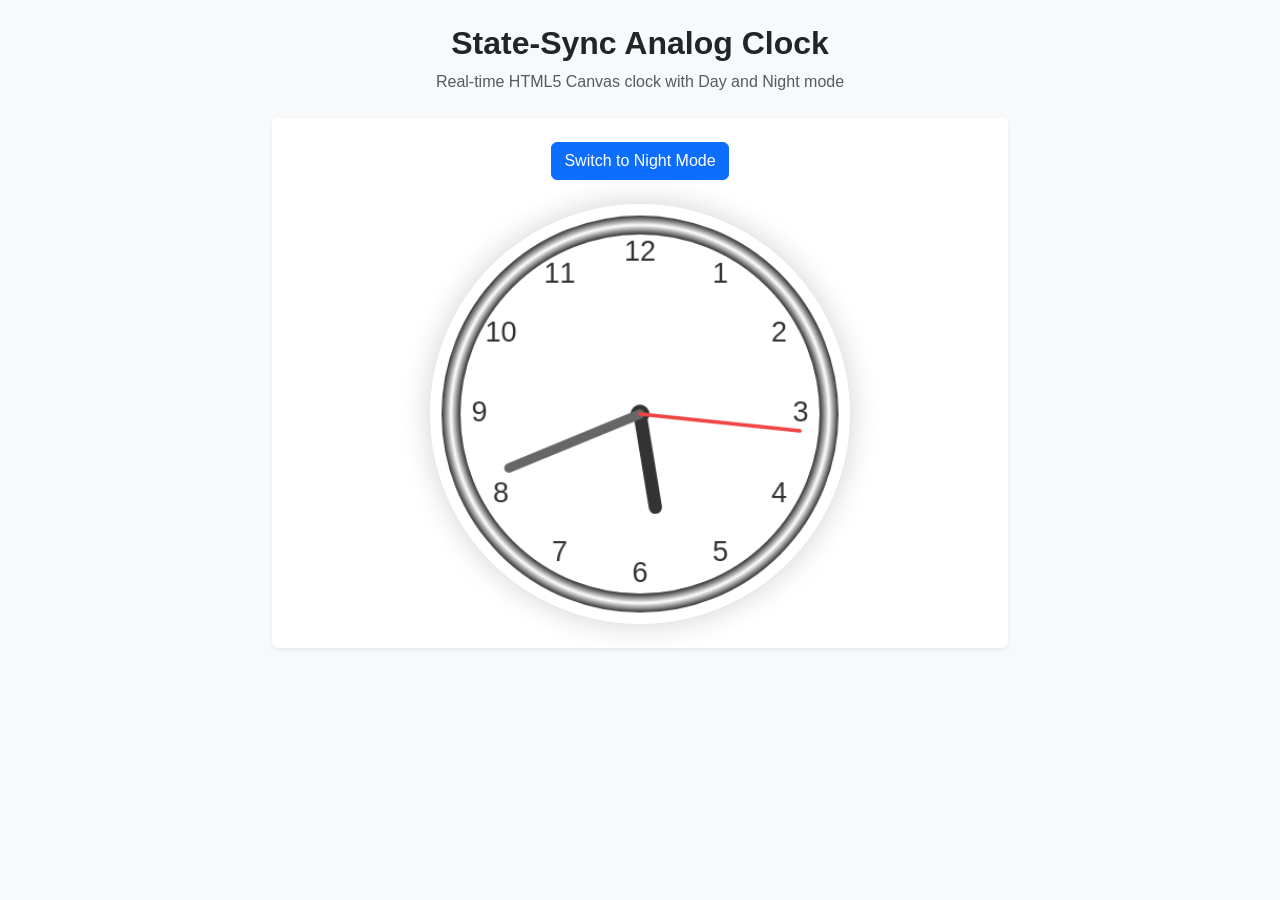
<file: Assignment 3/clock/index.html>
<!DOCTYPE html>
<html lang="en">
<head>
    <meta charset="UTF-8">
    <title>Analog Clock</title>
    <meta name="viewport" content="width=device-width, initial-scale=1.0">

    <!-- Bootstrap 5 -->
    <link href="https://cdn.jsdelivr.net/npm/bootstrap@5.3.3/dist/css/bootstrap.min.css" rel="stylesheet">

    <!-- Custom Styles -->
    <link rel="stylesheet" href="css/style.css">
    <link rel="stylesheet" href="css/clock.css">

    <!-- Script -->
    <script src="js/clock.js" defer></script>
</head>
<body class="bg-light">


    <header class="py-4 text-center">
        <div class="container">
            <h2 class="fw-bold mb-2">State-Sync Analog Clock</h2>
            <p class="text-muted mb-0">Real-time HTML5 Canvas clock with Day and Night mode</p>
        </div>
    </header>

    <main class="container pb-5">
        <div class="row justify-content-center">
            <div class="col-lg-8">
                <div class="card shadow-sm border-0">
                    <div class="card-body text-center p-4">
                        <button id="modeToggle" class="btn btn-primary mb-4">
                            Switch to Night Mode
                        </button>

                        <div class="clock-wrapper mx-auto">
                            <canvas id="clockCanvas" width="400" height="400"></canvas>
                        </div>
                    </div>
                </div>
            </div>
        </div>
    </main>

    <script src="https://cdn.jsdelivr.net/npm/bootstrap@5.3.3/dist/js/bootstrap.bundle.min.js"></script>
</body>
</html>
</file>
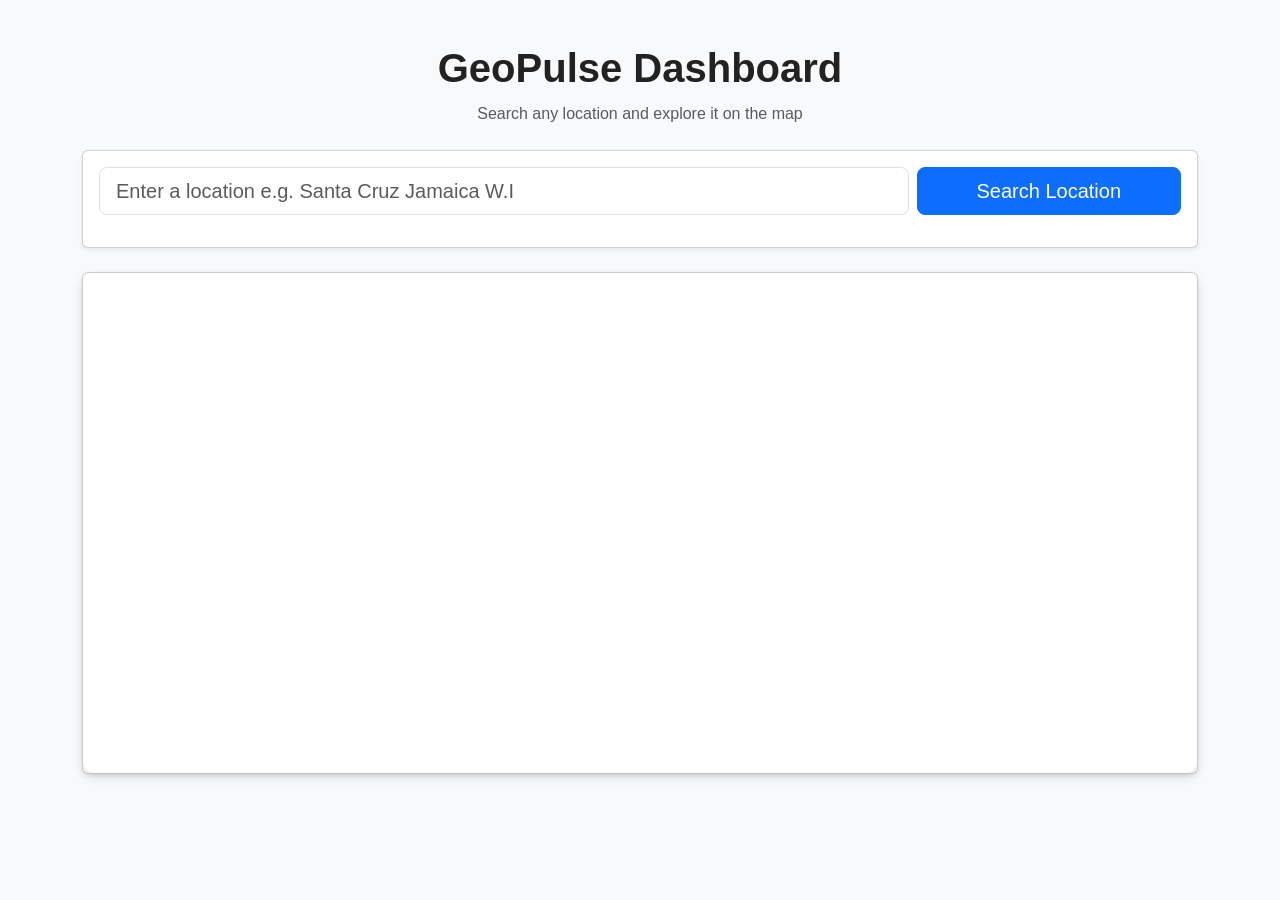
<file: Assignment 3/Part 1/Requirement 1/index.html>
<!DOCTYPE html>
<html lang="en">
<head>
  <meta charset="UTF-8" />
  <meta name="viewport" content="width=device-width, initial-scale=1.0"/>

  <title>GeoPulse Dashboard</title>

  <!-- Bootstrap 5 -->
  <link href="https://cdn.jsdelivr.net/npm/bootstrap@5.3.3/dist/css/bootstrap.min.css" rel="stylesheet">

  <!-- MapQuest -->
<link type="text/css" rel="stylesheet" href="https://api.mqcdn.com/sdk/mapquest-js/v1.3.2/mapquest.css"/>

  <!-- Custom CSS -->
  <link rel="stylesheet" href="style.css" />
</head>
<body class="bg-light">

  <div class="container py-4">

  
    <div class="text-center mb-4">
      <h1 class="fw-bold">GeoPulse Dashboard</h1>
      <p class="text-muted">Search any location and explore it on the map</p>
    </div>

  
    <div class="card shadow-sm mb-4">
      <div class="card-body">

        <div class="row g-2">
          <div class="col-md-9">
            <input
              type="text"
              id="locationInput"
              class="form-control form-control-lg"
              placeholder="Enter a location e.g. Santa Cruz Jamaica W.I "
            />
          </div>

          <div class="col-md-3 d-grid">
            <button id="searchBtn" class="btn btn-primary btn-lg">
              Search Location
            </button>
          </div>
        </div>

        <div class="mt-3">
          <small id="status" class="text-muted"></small>
        </div>

      </div>
    </div>


    <div class="card shadow-sm">
      <div class="card-body p-0">
        <div id="map"></div>
      </div>
    </div>

  </div>

  <!-- MapQuest -->
<script src="https://api.mqcdn.com/sdk/mapquest-js/v1.3.2/mapquest.js"></script>

  <!-- App -->
  <script type="module" src="app.js"></script>

</body>
</html>
</file>
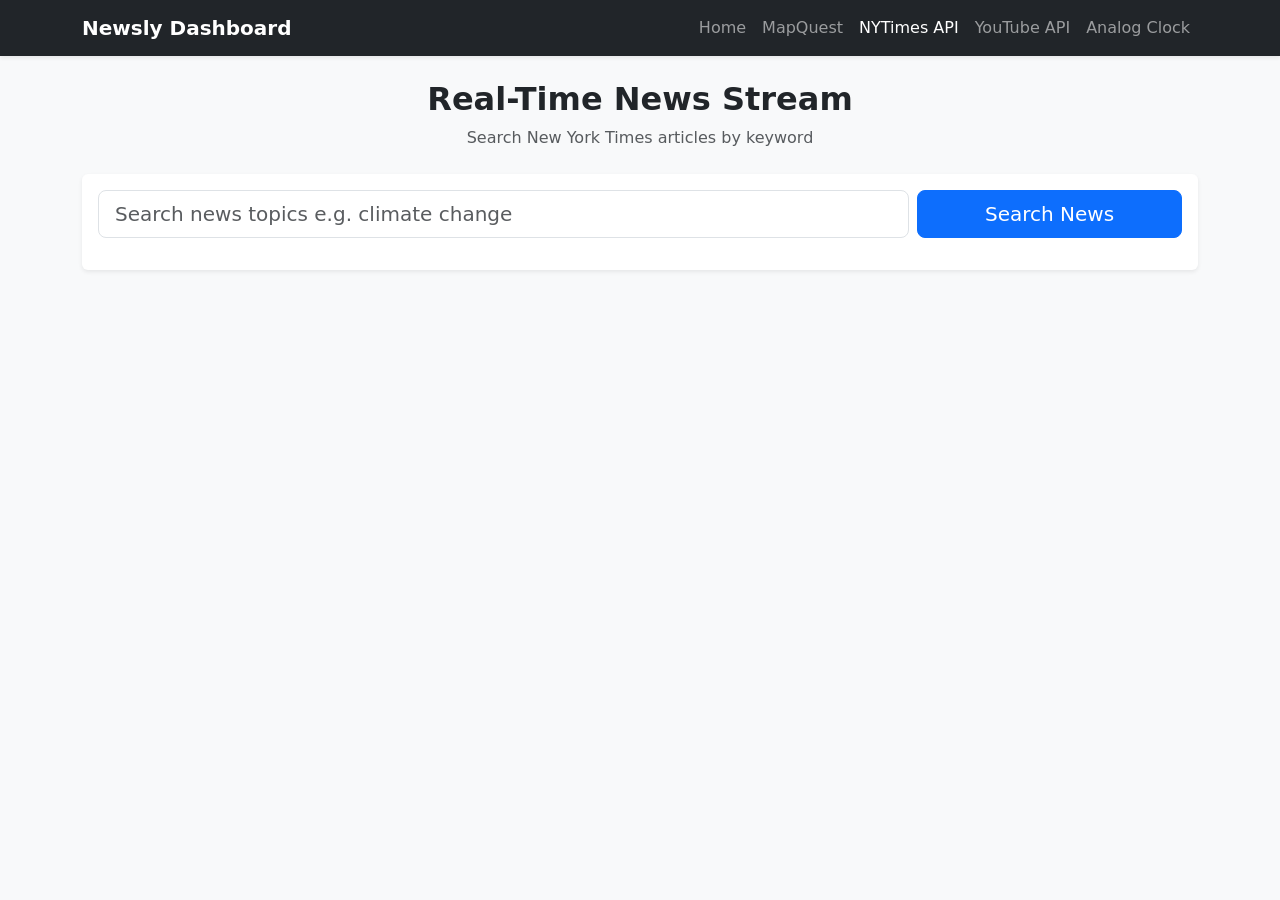
<file: Assignment 3/Part 1/Requirement 2/index.html>
<!DOCTYPE html>
<html lang="en">
<head>
    <meta charset="UTF-8">
    <title>NYTimes News Stream</title>
    <meta name="viewport" content="width=device-width, initial-scale=1.0">

    <!-- Bootstrap 5 -->
    <link href="https://cdn.jsdelivr.net/npm/bootstrap@5.3.3/dist/css/bootstrap.min.css" rel="stylesheet">

    <!-- Optional shared styles -->
    <link rel="stylesheet" href="nytimes.css">

    <script src="nytimes.js" type="module" defer></script>
</head>
<body class="bg-light">

    <nav class="navbar navbar-expand-lg navbar-dark bg-dark shadow-sm">
        <div class="container">
            <a class="navbar-brand fw-bold" href="index.html">Newsly Dashboard</a>

            <button class="navbar-toggler" type="button" data-bs-toggle="collapse" data-bs-target="#mainNav">
                <span class="navbar-toggler-icon"></span>
            </button>

            <div class="collapse navbar-collapse" id="mainNav">
                <ul class="navbar-nav ms-auto">
                    <li class="nav-item"><a class="nav-link" href="index.html">Home</a></li>
                    <li class="nav-item"><a class="nav-link" href="map.html">MapQuest</a></li>
                    <li class="nav-item"><a class="nav-link active" href="nytimes.html">NYTimes API</a></li>
                    <li class="nav-item"><a class="nav-link" href="youtube.html">YouTube API</a></li>
                    <li class="nav-item"><a class="nav-link" href="clock.html">Analog Clock</a></li>
                </ul>
            </div>
        </div>
    </nav>

    <header class="py-4 text-center">
        <div class="container">
            <h2 class="fw-bold mb-2">Real-Time News Stream</h2>
            <p class="text-muted mb-0">Search New York Times articles by keyword</p>
        </div>
    </header>

    <main class="container pb-5">
        <div class="card shadow-sm border-0 mb-4">
            <div class="card-body">
                <div class="row g-2">
                    <div class="col-md-9">
                        <input
                            type="text"
                            id="searchInput"
                            class="form-control form-control-lg"
                            placeholder="Search news topics e.g. climate change"
                        >
                    </div>
                    <div class="col-md-3 d-grid">
                        <button id="searchBtn" class="btn btn-primary btn-lg">Search News</button>
                    </div>
                </div>

                <div class="mt-3">
                    <small id="statusMessage" class="text-muted"></small>
                </div>
            </div>
        </div>

        <!-- Loading Spinner -->
        <div id="loadingSpinner" class="text-center my-4 d-none">
            <div class="spinner-border text-primary" role="status">
                <span class="visually-hidden">Loading...</span>
            </div>
            <p class="mt-2 text-muted">Loading articles...</p>
        </div>

        <!-- Results -->
        <div id="newsResults" class="row g-4"></div>
    </main>

    <script src="https://cdn.jsdelivr.net/npm/bootstrap@5.3.3/dist/js/bootstrap.bundle.min.js"></script>
</body>
</html>
</file>
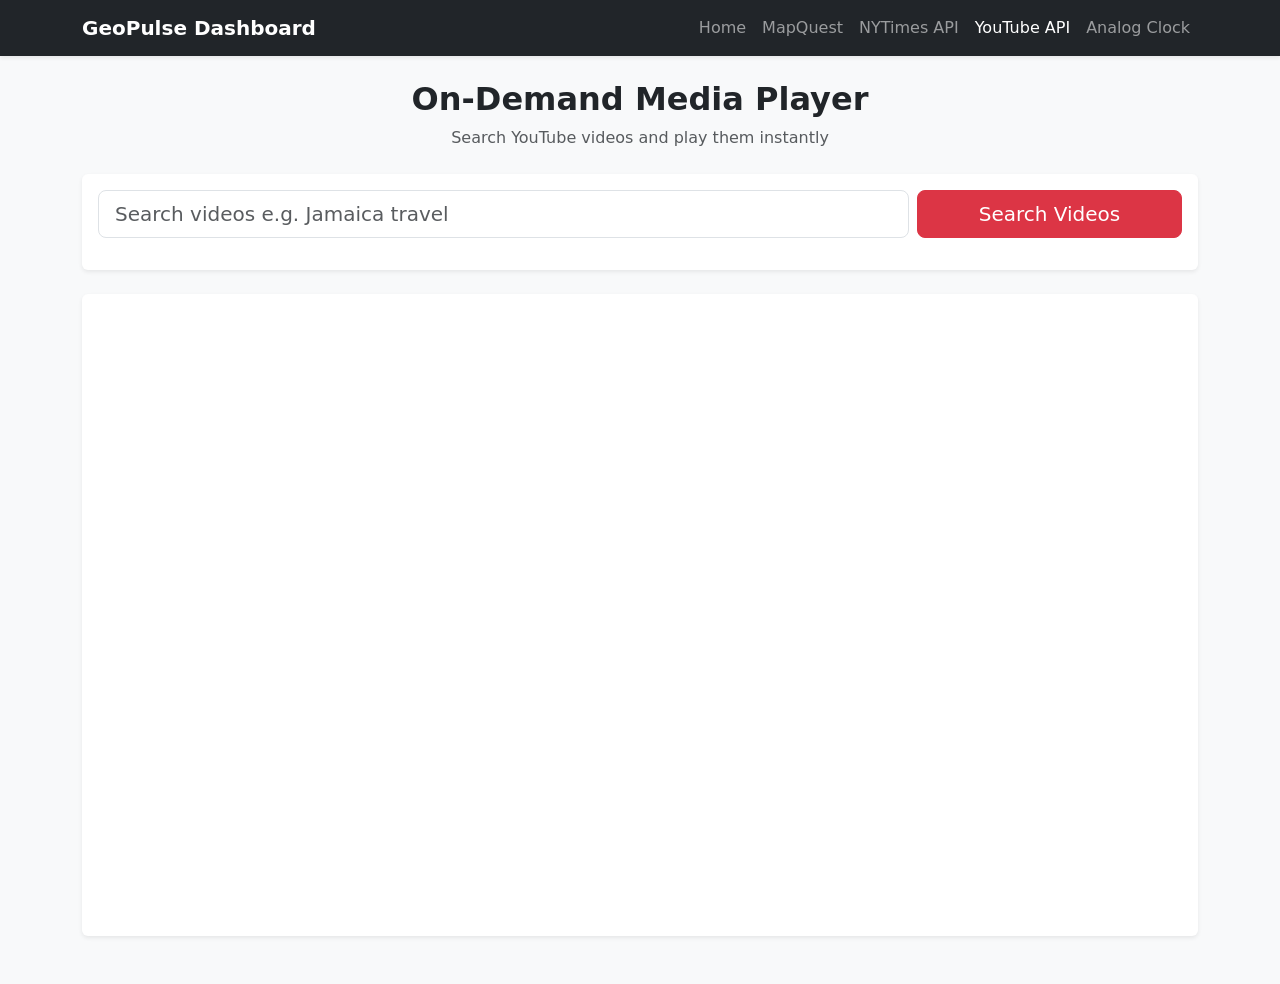
<file: Assignment 3/Part 1/Requirement 3/index.html>
<!DOCTYPE html>
<html lang="en">
<head>
    <meta charset="UTF-8">
    <title>YouTube Media Player</title>
    <meta name="viewport" content="width=device-width, initial-scale=1.0">

    <!-- Bootstrap 5 -->
    <link href="https://cdn.jsdelivr.net/npm/bootstrap@5.3.3/dist/css/bootstrap.min.css" rel="stylesheet">

    <!-- Custom Styles -->
    <link rel="stylesheet" href="style.css">

    <script src="app.js" type="module" defer></script>
</head>
<body class="bg-light">

    <nav class="navbar navbar-expand-lg navbar-dark bg-dark shadow-sm">
        <div class="container">
            <a class="navbar-brand fw-bold" href="index.html">GeoPulse Dashboard</a>

            <button class="navbar-toggler" type="button" data-bs-toggle="collapse" data-bs-target="#mainNav">
                <span class="navbar-toggler-icon"></span>
            </button>

            <div class="collapse navbar-collapse" id="mainNav">
                <ul class="navbar-nav ms-auto">
                    <li class="nav-item"><a class="nav-link" href="index.html">Home</a></li>
                    <li class="nav-item"><a class="nav-link" href="map.html">MapQuest</a></li>
                    <li class="nav-item"><a class="nav-link" href="nytimes.html">NYTimes API</a></li>
                    <li class="nav-item"><a class="nav-link active" href="youtube.html">YouTube API</a></li>
                    <li class="nav-item"><a class="nav-link" href="clock.html">Analog Clock</a></li>
                </ul>
            </div>
        </div>
    </nav>

    <header class="py-4 text-center">
        <div class="container">
            <h2 class="fw-bold mb-2">On-Demand Media Player</h2>
            <p class="text-muted mb-0">Search YouTube videos and play them instantly</p>
        </div>
    </header>

    <main class="container pb-5">
        <div class="card shadow-sm border-0 mb-4">
            <div class="card-body">
                <div class="row g-2">
                    <div class="col-md-9">
                        <input
                            type="text"
                            id="videoSearchInput"
                            class="form-control form-control-lg"
                            placeholder="Search videos e.g. Jamaica travel"
                        >
                    </div>
                    <div class="col-md-3 d-grid">
                        <button id="videoSearchBtn" class="btn btn-danger btn-lg">Search Videos</button>
                    </div>
                </div>

                <div class="mt-3">
                    <small id="videoStatus" class="text-muted"></small>
                </div>
            </div>
        </div>

               <div class="card shadow-sm border-0 mb-4">
          <div class="card-body">
            <div class="ratio ratio-16x9">
              <iframe
                id="videoPlayer"
                src=""
                title="YouTube video player"
                referrerpolicy="strict-origin-when-cross-origin"
                allow="accelerometer; autoplay; clipboard-write; encrypted-media; gyroscope; picture-in-picture; web-share"
                allowfullscreen>
              </iframe>
            </div>

            <div id="playerFallback" class="alert alert-warning mt-3 d-none mb-0">
              This video may not allow embedded playback.
              <a id="watchOnYouTube" href="#" target="_blank" class="alert-link">Watch on YouTube</a>
            </div>
          </div>
        </div>

        <div id="videoResults" class="row g-4"></div>
    </main>

    <script src="https://cdn.jsdelivr.net/npm/bootstrap@5.3.3/dist/js/bootstrap.bundle.min.js"></script>
</body>
</html>
</file>
<file: Assignment 3/clock/css/style.css>
body {
    font-family: Arial, sans-serif;
}

header h2 {
    color: #212529;
}
</file>
<file: Assignment 3/clock/css/clock.css>
.clock-wrapper {
    max-width: 420px;
}

#clockCanvas {
    width: 100%;
    height: auto;
    display: block;
    margin: 0 auto;
    border-radius: 50%;
    box-shadow: 0 0 30px rgba(0, 0, 0, 0.18);
}
</file>
<file: Assignment 3/Part 1/Requirement 1/style.css>
* {
  margin: 0;
  padding: 0;
  box-sizing: border-box;
  font-family: Arial, sans-serif;
}

body {
  background: #f4f6fb;
  color: #222;
  padding: 20px;
}

.map-section {
  max-width: 1100px;
  margin: 0 auto;
}

h1 {
  margin-bottom: 10px;
}

p {
  margin-bottom: 20px;
  color: #555;
}

.search-box {
  display: flex;
  gap: 10px;
  margin-bottom: 20px;
}

.search-box input {
  flex: 1;
  padding: 12px;
  border: 1px solid #ccc;
  border-radius: 8px;
  font-size: 16px;
}

.search-box button {
  padding: 12px 18px;
  border: none;
  background: #0d6efd;
  color: #fff;
  border-radius: 8px;
  cursor: pointer;
  font-size: 16px;
}

.search-box button:hover {
  background: #0b5ed7;
}

#map {
  width: 100%;
  height: 500px;
  border-radius: 12px;
  overflow: hidden;
  box-shadow: 0 4px 12px rgba(0, 0, 0, 0.12);
}

.custom-marker {
  width: 28px;
  height: 28px;
  background: crimson;
  border: 3px solid #fff;
  border-radius: 50%;
  box-shadow: 0 0 10px rgba(0,0,0,0.3);
}
</file>
<file: Assignment 3/Part 1/Requirement 2/nytimes.css>
.news-card {
    height: 100%;
}

.news-card .card-body {
    display: flex;
    flex-direction: column;
}

.news-card .card-text {
    flex-grow: 1;
}

.news-card .btn {
    margin-top: auto;
}
</file>
<file: Assignment 3/Part 1/Requirement 3/style.css>
.video-card {
    cursor: pointer;
    transition: transform 0.2s ease;
    height: 100%;
}

.video-card:hover {
    transform: translateY(-4px);
}

.video-thumbnail {
    width: 100%;
    border-top-left-radius: 0.375rem;
    border-top-right-radius: 0.375rem;
    object-fit: cover;
}

.video-card .card-body {
    min-height: 100px;
}
</file>
